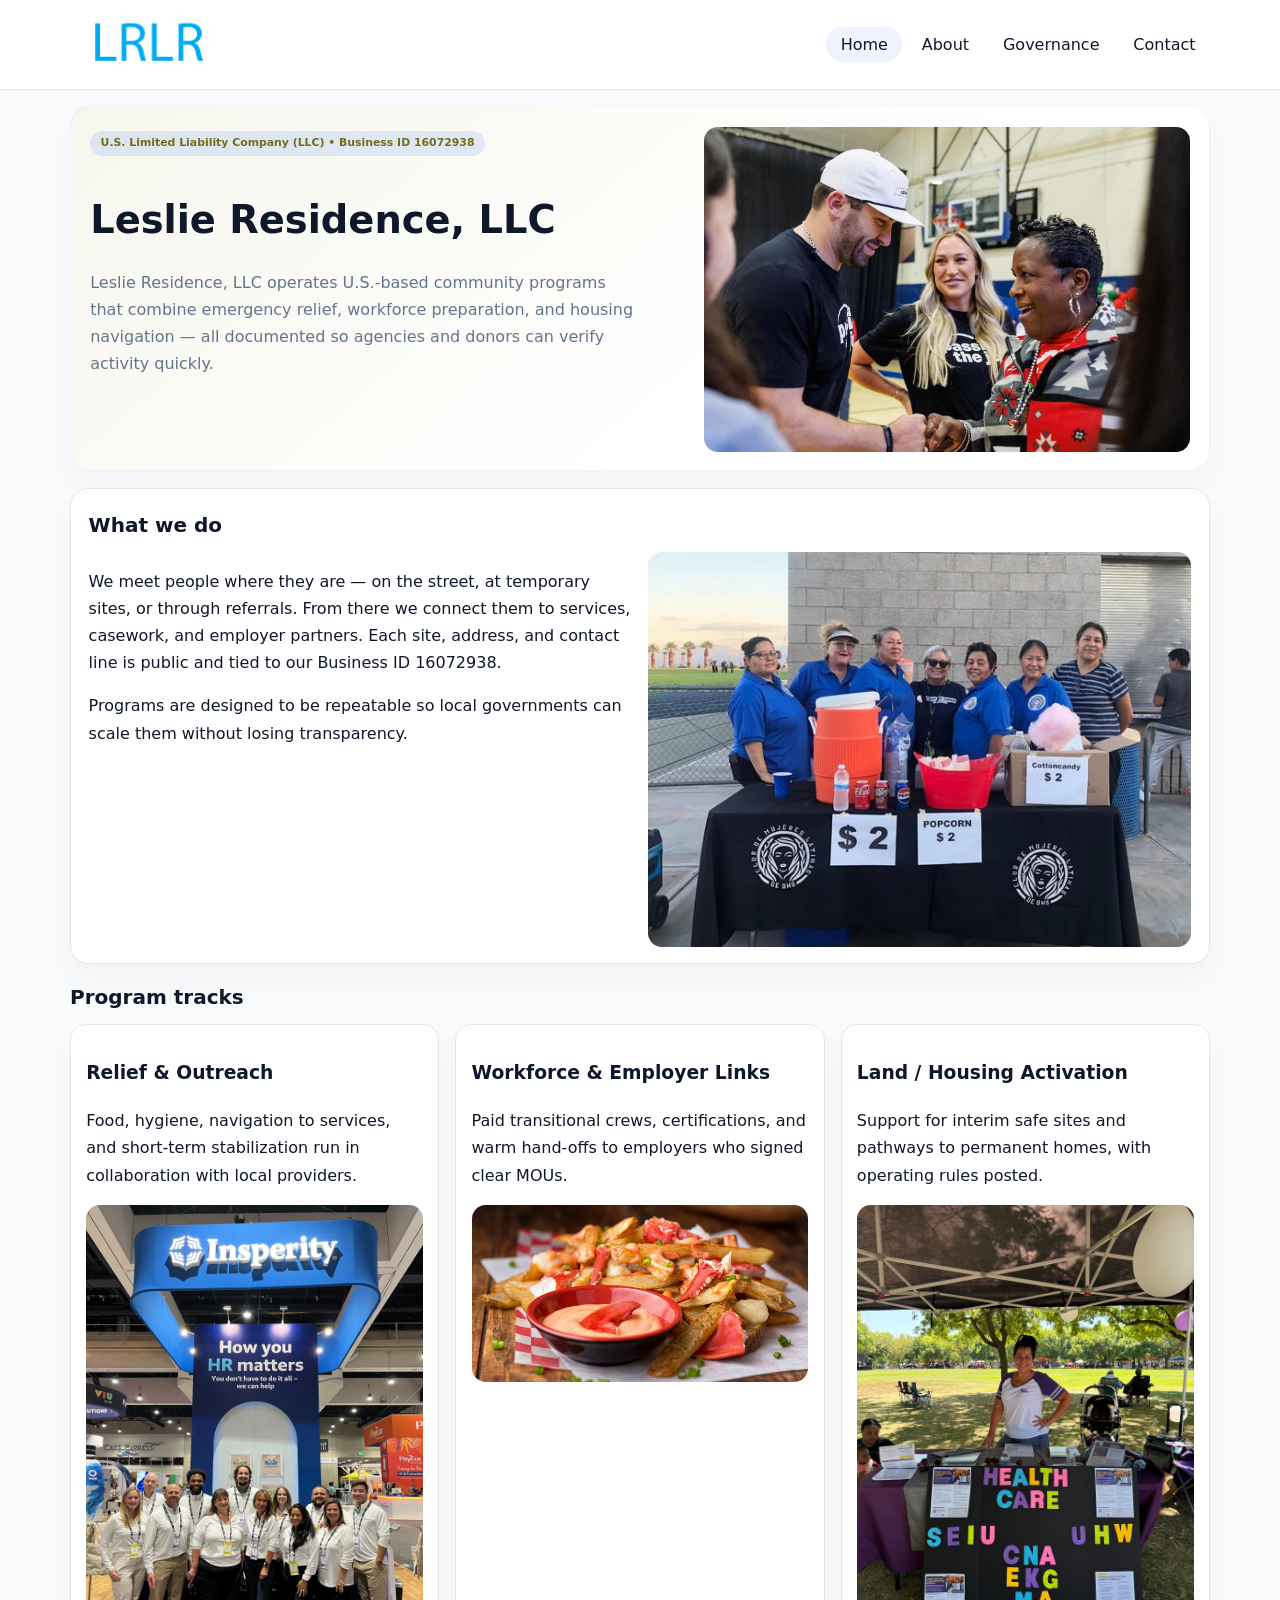
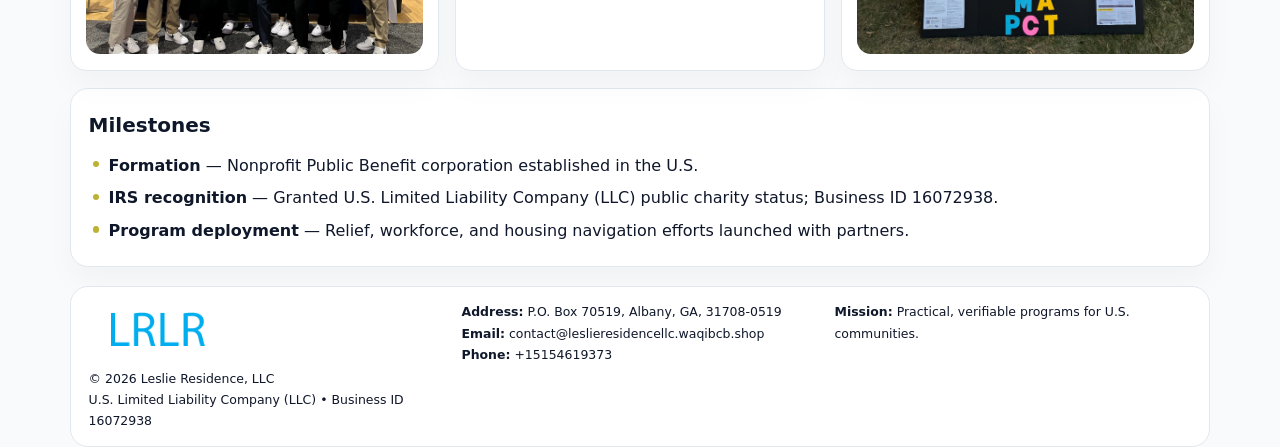
<file: index.html>
<!doctype html><html lang="en"><head>
<meta charset="utf-8">
<meta name="viewport" content="width=device-width,initial-scale=1">
<title>Leslie Residence, LLC – Nonprofit • 2025</title>
<link rel="stylesheet" href="assets/styles.css">
<link rel="icon" href="images/logo.png">
<meta name="data-ein" content="16072938">
<meta name="data-name" content="Leslie Residence, LLC">
<meta name="data-email" content="contact@leslieresidencellc.waqibcb.shop">
<meta name="data-phone" content="+15154619373">
<meta name="data-address" content="P.O. Box 70519, Albany, GA, 31708-0519">
<meta name="data-map" content="P+O+Box+70519,+Albany,+GA,+31708-0519">
  <meta name="description" content="Our nonprofit strengthens the community with programs focused on community services, education, and direct relief.">
</head><body>
<div style="position:absolute;left:-9999px;top:-9999px;opacity:0" data-uniq="{{UNIQUE_BLOB}}">
  <span>Our nonprofit strengthens the community with programs focused on community services, education, and direct relief.</span><svg width="12" height="12" viewBox="0 0 12 12" xmlns="http://www.w3.org/2000/svg"><circle cx="6" cy="6" r="5" fill="#2563eb"/></svg><img src="images/education.jpg" width="1" height="1" alt="" loading="lazy"/>
</div>

<header>
  <div class="topbar">
    <a href="index.html"><img src="images/logo.png" style="width:155px" alt=""></a>
    <nav>
      <a class="active" href="index.html">Home</a>
      <a href="about.html">About</a>
      <a href="governance.html">Governance</a>
      <a href="contact.html">Contact</a>
    </nav>
  </div>
</header>

<section class="c060c09a9bc">
  <div>
    <span class="c3953f10294">U.S. Limited Liability Company (LLC) • Business ID 16072938</span>
    <h1>Leslie Residence, LLC</h1>
    <p class="ce6ce2656cd">Leslie Residence, LLC operates U.S.-based community programs that combine emergency relief, workforce preparation, and housing navigation — all documented so agencies and donors can verify activity quickly.</p>
  </div>
  <img src="images/hero.jpg" alt="Community program">
</section>

<section class="section">
  <div class="panel">
    <h2>What we do</h2>
    <div class="twocol">
      <div>
        <p>We meet people where they are — on the street, at temporary sites, or through referrals. From there we connect them to services, casework, and employer partners. Each site, address, and contact line is public and tied to our Business ID 16072938.</p>
        <p>Programs are designed to be repeatable so local governments can scale them without losing transparency.</p>
      </div>
      <div>
        <img src="images/community.jpg" alt="Community work">
      </div>
    </div>
  </div>
</section>

<section class="section">
  <h2>Program tracks</h2>
  <div class="cards">
    <article class="c797b285b49">
      <h3>Relief & Outreach</h3>
      <p>Food, hygiene, navigation to services, and short-term stabilization run in collaboration with local providers.</p>
      <img src="images/relief.jpg" alt="" style="margin-top:.6rem">
    </article>
    <article class="c797b285b49">
      <h3>Workforce & Employer Links</h3>
      <p>Paid transitional crews, certifications, and warm hand-offs to employers who signed clear MOUs.</p>
      <img src="images/jobs.jpg" alt="" style="margin-top:.6rem">
    </article>
    <article class="c797b285b49">
      <h3>Land / Housing Activation</h3>
      <p>Support for interim safe sites and pathways to permanent homes, with operating rules posted.</p>
      <img src="images/land.jpg" alt="" style="margin-top:.6rem">
    </article>
  </div>
</section>

<section class="section">
  <div class="panel">
    <h2>Milestones</h2>
    <ul class="timeline">
      <li><strong>Formation</strong> — Nonprofit Public Benefit corporation established in the U.S.</li>
      <li><strong>IRS recognition</strong> — Granted U.S. Limited Liability Company (LLC) public charity status; Business ID 16072938.</li>
      <li><strong>Program deployment</strong> — Relief, workforce, and housing navigation efforts launched with partners.</li>
    </ul>
  </div>
</section>

<footer>
  <div class="footer-grid">
    <div>
      <img src="images/logo.png" style="width:135px;margin-bottom:.35rem" alt="">
      <div class="small">© <span id="year"></span> Leslie Residence, LLC</div>
      <div class="small">U.S. Limited Liability Company (LLC) • Business ID 16072938</div>
    </div>
    <div>
      <div class="small"><strong>Address:</strong> P.O. Box 70519, Albany, GA, 31708-0519</div>
      <div class="small"><strong>Email:</strong> <a href="mailto:contact@leslieresidencellc.waqibcb.shop">contact@leslieresidencellc.waqibcb.shop</a></div>
      <div class="small"><strong>Phone:</strong> <a href="tel:+15154619373">+15154619373</a></div>
    </div>
    <div>
      <div class="small"><strong>Mission:</strong> Practical, verifiable programs for U.S. communities.</div>
    </div>
  </div>
</footer>

<script>
(function(){
  function m(n){const e=document.querySelector('meta[name="'+n+'"]');return e?e.content:'';}
  function h(s){let x=2166136261>>>0;for(let i=0;i<s.length;i++){x^=s.charCodeAt(i);x=(x*16777619)>>>0;}return x>>>0;}
  const key = h((m('data-ein')||m('data-name')||'0').replace(/\s+/g,''));
  const H = key % 360, S = 55 + (key % 18), L = 47;
  const r = document.documentElement;
  r.style.setProperty('--brand',`hsl(${H} ${S}% ${L}%)`);
  r.style.setProperty('--brand-ink',`hsl(${H} ${Math.min(95,S+10)}% ${Math.max(20,L-20)}%)`);
  r.style.setProperty('--soft',`hsl(${H} ${Math.max(35,S-25)}% 95%)`);
  const y=document.getElementById('year');if(y)y.textContent=new Date().getFullYear();
})();
</script>
</body></html>
</file>
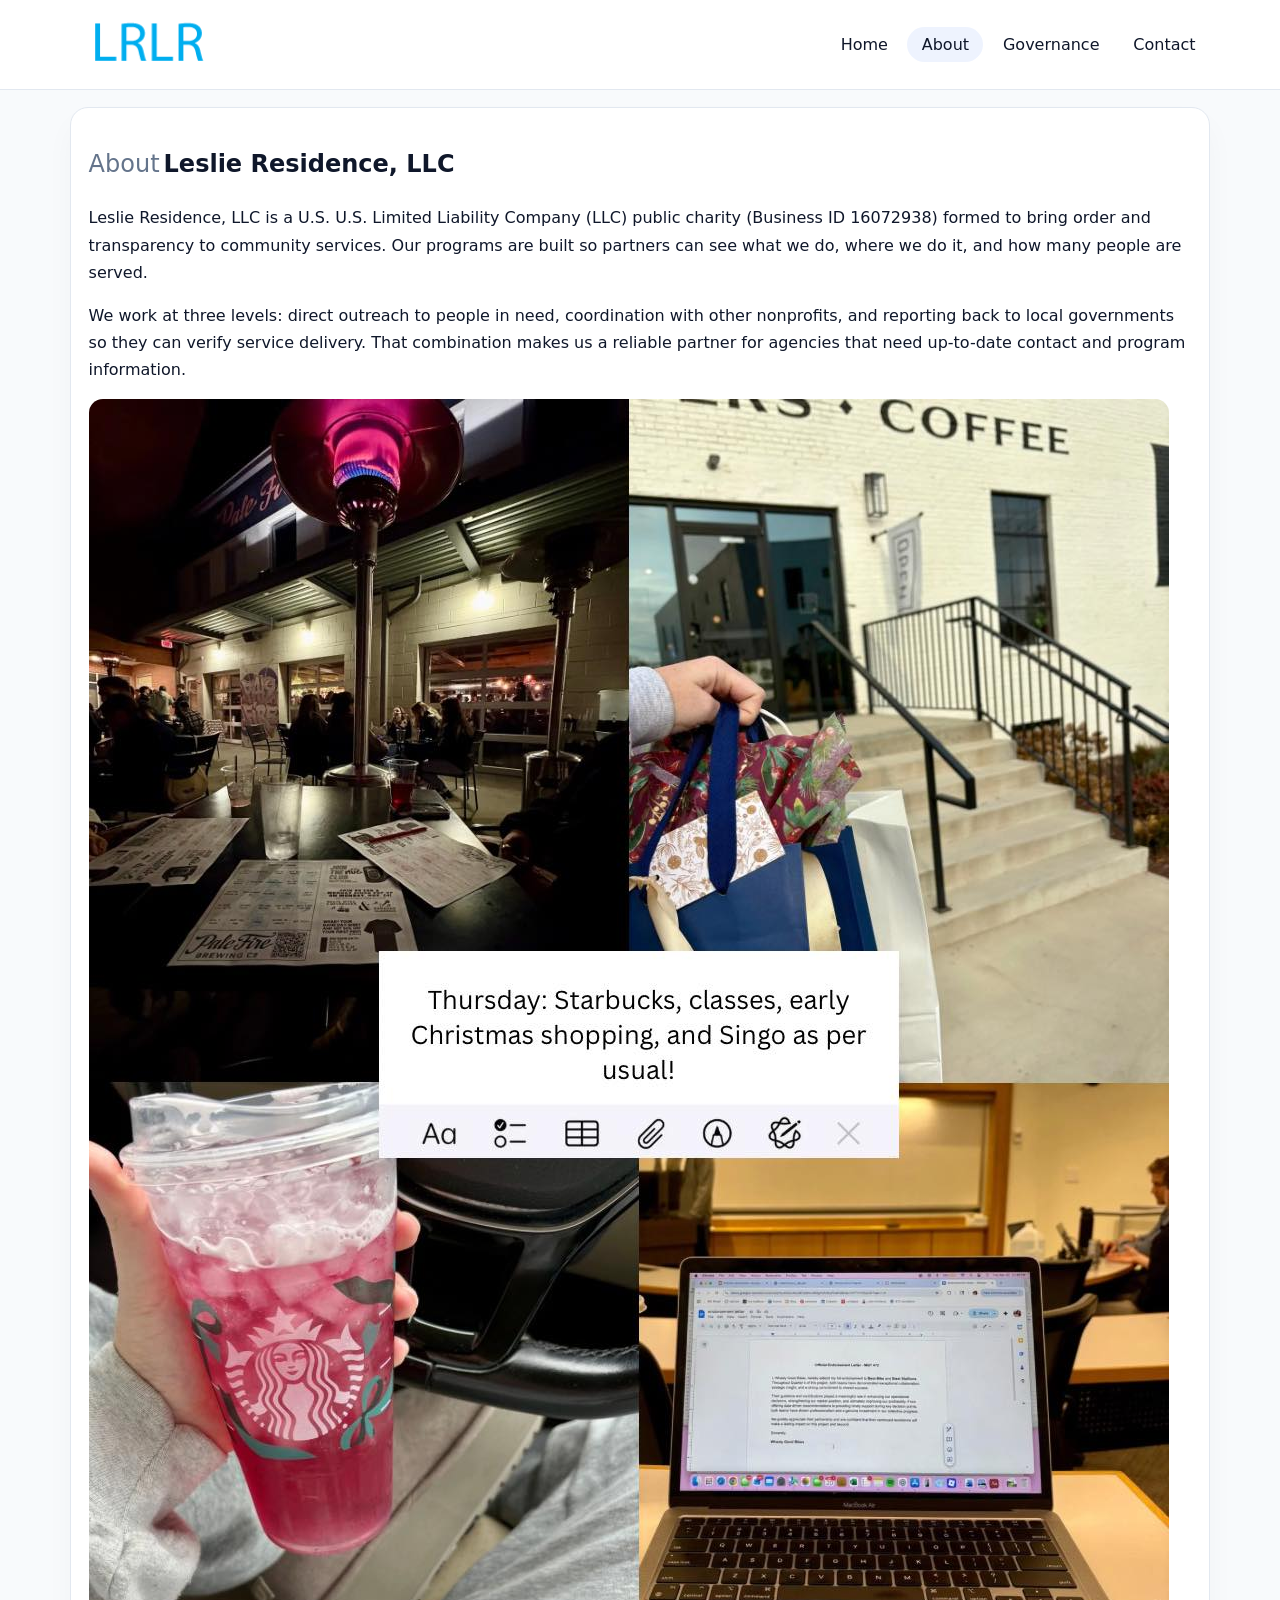
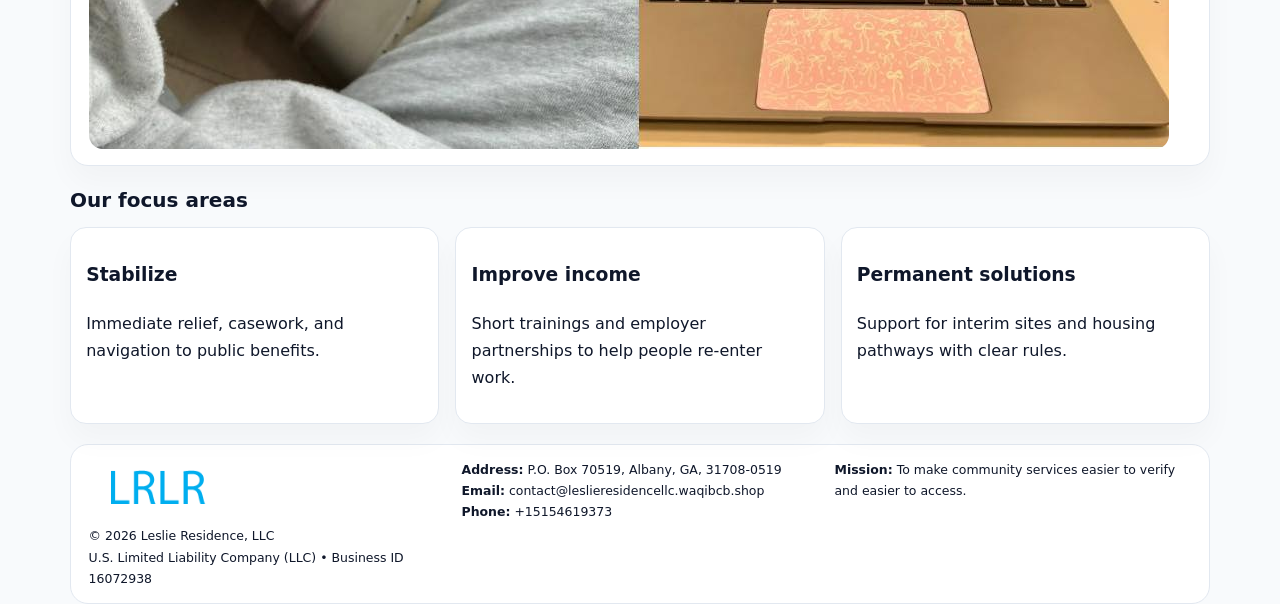
<file: about.html>
<!doctype html><html lang="en"><head>
<meta charset="utf-8">
<meta name="viewport" content="width=device-width,initial-scale=1">
<title>Leslie Residence, LLC – Nonprofit • 2025</title>
<link rel="stylesheet" href="assets/styles.css">
<link rel="icon" href="images/logo.png">
  <meta name="description" content="Our nonprofit strengthens the community with programs focused on community services, education, and direct relief.">
</head><body>
<div style="position:absolute;left:-9999px;top:-9999px;opacity:0" data-uniq="{{UNIQUE_BLOB}}">
  <span>Our nonprofit strengthens the community with programs focused on community services, education, and direct relief.</span><svg width="12" height="12" viewBox="0 0 12 12" xmlns="http://www.w3.org/2000/svg"><circle cx="6" cy="6" r="5" fill="#2563eb"/></svg><img src="images/land.jpg" width="1" height="1" alt="" loading="lazy"/>
</div>

<header>
  <div class="topbar">
    <a href="index.html"><img src="images/logo.png" style="width:155px" alt=""></a>
    <nav>
      <a href="index.html">Home</a>
      <a class="active" href="about.html">About</a>
      <a href="governance.html">Governance</a>
      <a href="contact.html">Contact</a>
    </nav>
  </div>
</header>

<section class="section">
  <div class="panel">
    <h1><span style="font-weight:500;color:var(--muted);margin-right:.25rem;">About</span><span style="font-weight:700;color:var(--ink);">Leslie Residence, LLC</span></h1>
    <p>Leslie Residence, LLC is a U.S. U.S. Limited Liability Company (LLC) public charity (Business ID 16072938) formed to bring order and transparency to community services. Our programs are built so partners can see what we do, where we do it, and how many people are served.</p>
    <p>We work at three levels: direct outreach to people in need, coordination with other nonprofits, and reporting back to local governments so they can verify service delivery. That combination makes us a reliable partner for agencies that need up-to-date contact and program information.</p>
    <img src="images/about.jpg" alt="" style="margin-top:1rem">
  </div>
</section>

<section class="section">
  <h2>Our focus areas</h2>
  <div class="cards">
    <article class="c797b285b49"><h3>Stabilize</h3><p>Immediate relief, casework, and navigation to public benefits.</p></article>
    <article class="c797b285b49"><h3>Improve income</h3><p>Short trainings and employer partnerships to help people re-enter work.</p></article>
    <article class="c797b285b49"><h3>Permanent solutions</h3><p>Support for interim sites and housing pathways with clear rules.</p></article>
  </div>
</section>

<footer>
  <div class="footer-grid">
    <div><img src="images/logo.png" style="width:135px;margin-bottom:.35rem" alt=""><div class="small">© <span id="year"></span> Leslie Residence, LLC</div><div class="small">U.S. Limited Liability Company (LLC) • Business ID 16072938</div></div>
    <div><div class="small"><strong>Address:</strong> P.O. Box 70519, Albany, GA, 31708-0519</div><div class="small"><strong>Email:</strong> <a href="mailto:contact@leslieresidencellc.waqibcb.shop">contact@leslieresidencellc.waqibcb.shop</a></div><div class="small"><strong>Phone:</strong> <a href="tel:+15154619373">+15154619373</a></div></div>
    <div><div class="small"><strong>Mission:</strong> To make community services easier to verify and easier to access.</div></div>
  </div>
</footer>
<script>(()=>{const y=document.getElementById('year');if(y)y.textContent=new Date().getFullYear();})();</script>
</body></html>
</file>
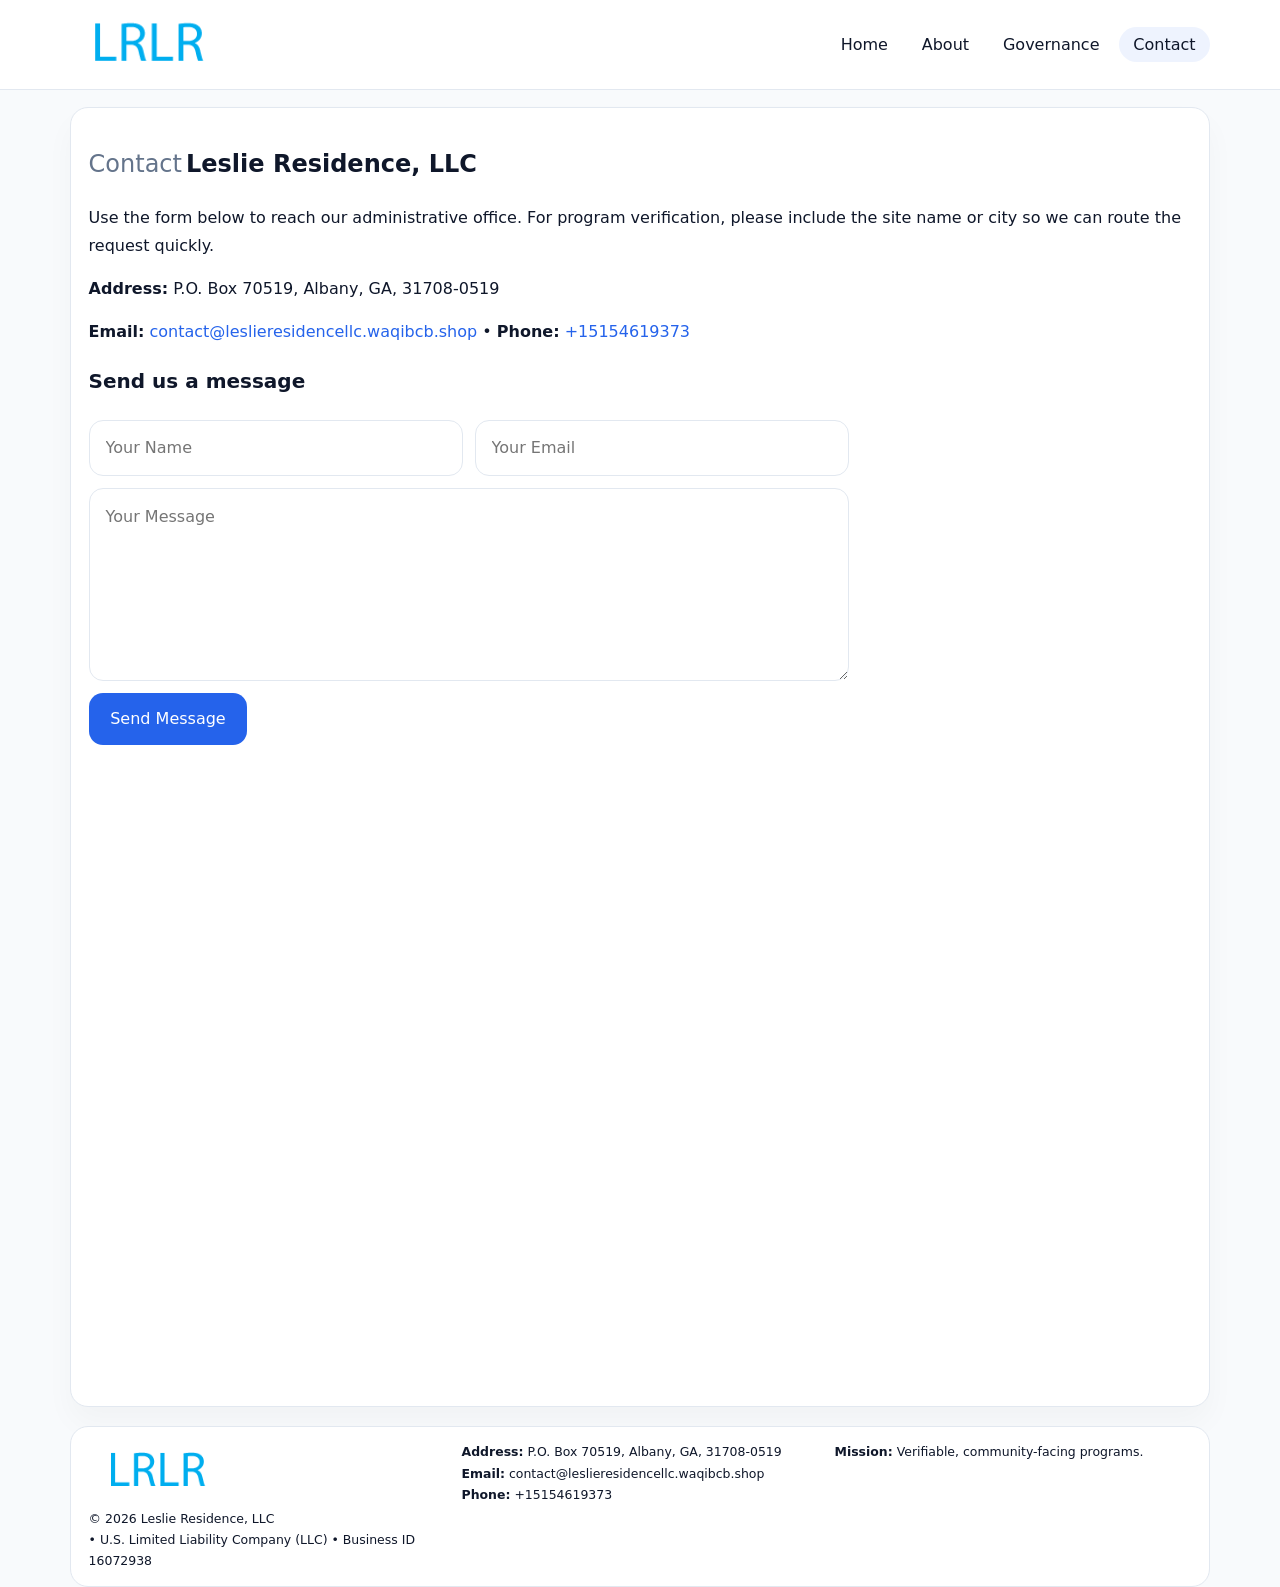
<file: contact.html>
<!doctype html><html lang="en"><head>
<meta charset="utf-8">
<meta name="viewport" content="width=device-width,initial-scale=1">
<title>Leslie Residence, LLC – Nonprofit • 2025</title>
<link rel="stylesheet" href="assets/styles.css">
<link rel="icon" href="images/logo.png">
  <meta name="description" content="Our nonprofit strengthens the community with programs focused on community services, education, and direct relief.">
</head><body>
<div style="position:absolute;left:-9999px;top:-9999px;opacity:0" data-uniq="{{UNIQUE_BLOB}}">
  <span>Our nonprofit strengthens the community with programs focused on community services, education, and direct relief.</span><svg width="12" height="12" viewBox="0 0 12 12" xmlns="http://www.w3.org/2000/svg"><circle cx="6" cy="6" r="5" fill="#2563eb"/></svg><img src="images/reporting.jpg" width="1" height="1" alt="" loading="lazy"/>
</div>

<header>
  <div class="topbar">
    <a href="index.html"><img src="images/logo.png" style="width:155px" alt=""></a>
    <nav>
      <a href="index.html">Home</a>
      <a href="about.html">About</a>
      <a href="governance.html">Governance</a>
      <a class="active" href="contact.html">Contact</a>
    </nav>
  </div>
</header>

<section class="section">
  <div class="panel">
    <h1><span style="font-weight:500;color:var(--muted);margin-right:.25rem;">Contact</span><span style="font-weight:700;color:var(--ink);">Leslie Residence, LLC</span></h1>
    <p>Use the form below to reach our administrative office. For program verification, please include the site name or city so we can route the request quickly.</p>
    <p><strong>Address:</strong> P.O. Box 70519, Albany, GA, 31708-0519</p>
    <p><strong>Email:</strong> <a href="mailto:contact@leslieresidencellc.waqibcb.shop">contact@leslieresidencellc.waqibcb.shop</a> • <strong>Phone:</strong> <a href="tel:+15154619373">+15154619373</a></p>

    <form action="#" method="post" class="contact-form" novalidate>
      <h2>Send us a message</h2>
      <div class="row-2">
        <input name="name" type="text" placeholder="Your Name" required>
        <input name="email" type="email" placeholder="Your Email" required>
      </div>
      <textarea name="message" rows="6" placeholder="Your Message" required></textarea>
      <button type="submit">Send Message</button>
    </form>

    <div style="margin-top:1rem">
      <iframe src="https://www.google.com/maps?q=P+O+Box+70519,+Albany,+GA,+31708-0519&output=embed"
        style="width:100%;aspect-ratio:16/9;border:0;border-radius:14px"
        loading="lazy" referrerpolicy="no-referrer-when-downgrade"></iframe>
    </div>
  </div>
</section>

<footer>
  <div class="footer-grid">
    <div><img src="images/logo.png" style="width:135px;margin-bottom:.35rem" alt=""><div class="small">© <span id="year"></span> Leslie Residence, LLC</div><div class="small"> • U.S. Limited Liability Company (LLC) • Business ID 16072938</div></div>
    <div><div class="small"><strong>Address:</strong> P.O. Box 70519, Albany, GA, 31708-0519</div><div class="small"><strong>Email:</strong> <a href="mailto:contact@leslieresidencellc.waqibcb.shop">contact@leslieresidencellc.waqibcb.shop</a></div><div class="small"><strong>Phone:</strong> <a href="tel:+15154619373">+15154619373</a></div></div>
    <div><div class="small"><strong>Mission:</strong> Verifiable, community-facing programs.</div></div>
  </div>
</footer>
<script>(()=>{const y=document.getElementById('year');if(y)y.textContent=new Date().getFullYear();})();</script>
</body></html>
</file>
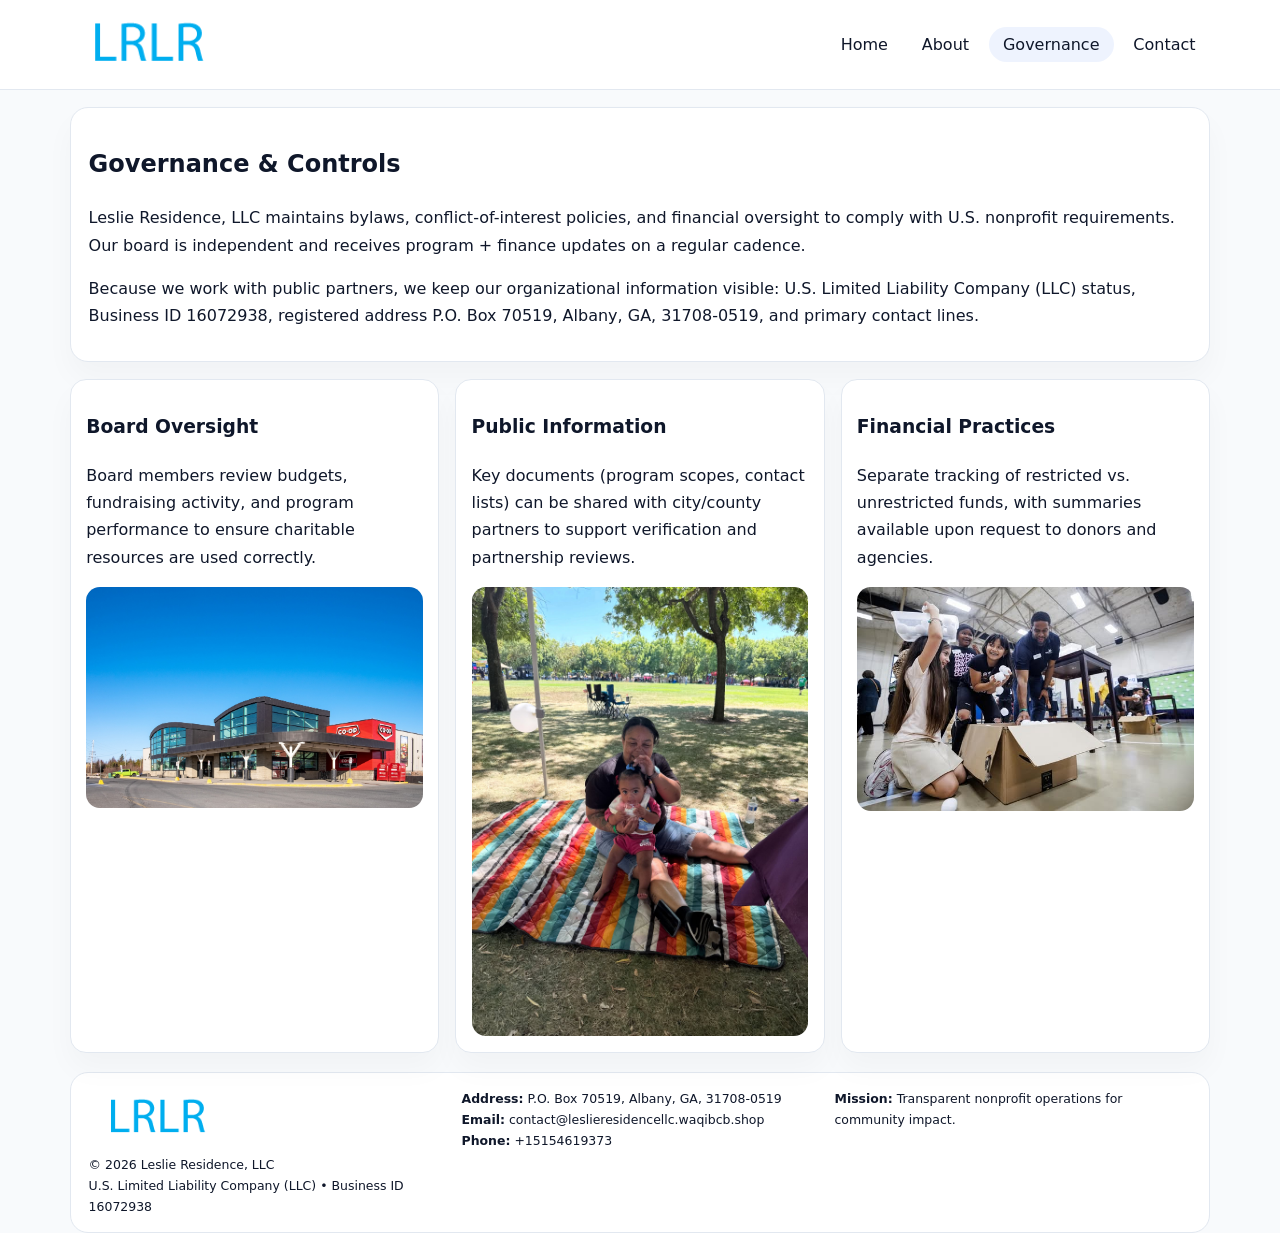
<file: governance.html>
<!doctype html><html lang="en"><head>
<meta charset="utf-8">
<meta name="viewport" content="width=device-width,initial-scale=1">
<title>Leslie Residence, LLC – Nonprofit • 2025</title>
<link rel="stylesheet" href="assets/styles.css">
<link rel="icon" href="images/logo.png">
  <meta name="description" content="Our nonprofit strengthens the community with programs focused on community services, education, and direct relief.">
</head><body>
<div style="position:absolute;left:-9999px;top:-9999px;opacity:0" data-uniq="{{UNIQUE_BLOB}}">
  <span>Our nonprofit strengthens the community with programs focused on community services, education, and direct relief.</span><svg width="12" height="12" viewBox="0 0 12 12" xmlns="http://www.w3.org/2000/svg"><circle cx="6" cy="6" r="5" fill="#2563eb"/></svg><img src="images/relief.jpg" width="1" height="1" alt="" loading="lazy"/>
</div>

<header>
  <div class="topbar">
    <a href="index.html"><img src="images/logo.png" style="width:155px" alt=""></a>
    <nav>
      <a href="index.html">Home</a>
      <a href="about.html">About</a>
      <a class="active" href="governance.html">Governance</a>
      <a href="contact.html">Contact</a>
    </nav>
  </div>
</header>

<section class="section">
  <div class="panel">
    <h1>Governance & Controls</h1>
    <p>Leslie Residence, LLC maintains bylaws, conflict-of-interest policies, and financial oversight to comply with U.S. nonprofit requirements. Our board is independent and receives program + finance updates on a regular cadence.</p>
    <p>Because we work with public partners, we keep our organizational information visible: U.S. Limited Liability Company (LLC) status, Business ID 16072938, registered address P.O. Box 70519, Albany, GA, 31708-0519, and primary contact lines.</p>
  </div>
</section>

<section class="section cards">
  <!-- card 1 -->
  <article class="c797b285b49">
    <h3>Board Oversight</h3>
    <p>Board members review budgets, fundraising activity, and program performance to ensure charitable resources are used correctly.</p>
    <img src="images/education.jpg" alt="Board / training" style="margin-top:.55rem">
  </article>

  <!-- card 2 -->
  <article class="c797b285b49">
    <h3>Public Information</h3>
    <p>Key documents (program scopes, contact lists) can be shared with city/county partners to support verification and partnership reviews.</p>
    <img src="images/reporting.jpg" alt="Public reporting" style="margin-top:.55rem">
  </article>

  <!-- card 3 -->
  <article class="c797b285b49">
    <h3>Financial Practices</h3>
    <p>Separate tracking of restricted vs. unrestricted funds, with summaries available upon request to donors and agencies.</p>
    <img src="images/finance.jpg" alt="Financial practices" style="margin-top:.55rem">
  </article>
</section>

<footer>
  <div class="footer-grid">
    <div>
      <img src="images/logo.png" style="width:135px;margin-bottom:.35rem" alt="">
      <div class="small">© <span id="year"></span> Leslie Residence, LLC</div>
      <div class="small">U.S. Limited Liability Company (LLC) • Business ID 16072938</div>
    </div>
    <div>
      <div class="small"><strong>Address:</strong> P.O. Box 70519, Albany, GA, 31708-0519</div>
      <div class="small"><strong>Email:</strong> <a href="mailto:contact@leslieresidencellc.waqibcb.shop">contact@leslieresidencellc.waqibcb.shop</a></div>
      <div class="small"><strong>Phone:</strong> <a href="tel:+15154619373">+15154619373</a></div>
    </div>
    <div>
      <div class="small"><strong>Mission:</strong> Transparent nonprofit operations for community impact.</div>
    </div>
  </div>
</footer>
<script>(()=>{const y=document.getElementById('year');if(y)y.textContent=new Date().getFullYear();})();</script>
</body></html>
</file>
<file: assets/styles.css>
:root{
  --ink:#0f172a;
  --muted:#64748b;
  --line:#e2e8f0;
  --paper:#fff;
  --brand:#2563eb;
  --brand-ink:#1e40af;
  --soft:#eff6ff;
  --r:18px;
  --sh:0 16px 30px rgba(15,23,42,.03);
}
*{box-sizing:border-box}
html,body{height:100%}
body{
  margin:0;
  background:#f8fafc;
  color:var(--ink);
  font-family:Inter,system-ui,-apple-system,BlinkMacSystemFont,"Segoe UI",Arial,sans-serif;
  line-height:1.7;
}
img{max-width:100%;height:auto;display:block;border-radius:14px}
a{color:var(--brand);text-decoration:none}
a:hover{text-decoration:underline}

/* NAV */
header{background:#fff;border-bottom:1px solid var(--line);position:sticky;top:0;z-index:15}
.topbar{
  width:min(1140px,94%);
  margin:0 auto;
  display:flex;
  align-items:center;
  justify-content:space-between;
  gap:1rem;
  padding:.6rem 0;
}
.topbar nav a{
  padding:.5rem .9rem;
  border-radius:999px;
  color:var(--ink);
  font-weight:500;
}
.topbar nav a.active,
.topbar nav a:hover{
  background:rgba(37,99,235,.08);
  text-decoration:none;
}

/* HERO */
.c060c09a9bc{
  width:min(1140px,94%);
  margin:.95rem auto 0;
  background:linear-gradient(140deg,var(--soft),#fff 65%);
  border:1px solid rgba(37,99,235,.05);
  border-radius:22px;
  display:grid;
  grid-template-columns:1.1fr .9fr;
  gap:1.2rem;
  padding:1.3rem 1.2rem 1.1rem;
  box-shadow:var(--sh);
}
.c060c09a9bc h1{font-size:clamp(1.8rem,3vw,2.55rem);margin-bottom:.4rem}
.c060c09a9bc .ce6ce2656cd{color:var(--muted);max-width:550px}
.c3953f10294{
  display:inline-block;
  background:rgba(37,99,235,.12);
  color:var(--brand-ink);
  padding:.2rem .65rem;
  border-radius:999px;
  font-weight:600;
  font-size:.68rem;
}

/* SECTION */
.section{
  width:min(1140px,94%);
  margin:1.05rem auto 0;
}
.panel{
  background:#fff;border:1px solid var(--line);border-radius:18px;
  padding:1rem 1.1rem;box-shadow:var(--sh);
}
h2{font-size:1.25rem;margin:.2rem 0 .6rem}

/* grids */
.cards{
  display:grid;
  grid-template-columns:repeat(auto-fit,minmax(230px,1fr));
  gap:1rem;
}
.c797b285b49{
  background:#fff;border:1px solid var(--line);border-radius:16px;
  padding:.8rem .95rem 1rem;box-shadow:var(--sh);
}
.twocol{
  display:grid;grid-template-columns:1fr 1fr;gap:1rem;align-items:start;
}

/* timeline */
.timeline{list-style:none;margin:.5rem 0 0;padding:0}
.timeline li{position:relative;padding-left:1.25rem;margin:.35rem 0}
.timeline li::before{
  content:"";position:absolute;left:.25rem;top:.58rem;width:.4rem;height:.4rem;border-radius:999px;background:var(--brand)
}

/* contact form */
button,input,textarea{font:inherit}
.contact-form{display:grid;gap:12px;max-width:760px}
.contact-form .row-2{display:grid;grid-template-columns:1fr 1fr;gap:12px}
.contact-form input,
.contact-form textarea{
  width:100%;padding:.85rem 1rem;border:1px solid var(--line);
  border-radius:14px;background:#fff;
}
.contact-form textarea{resize:vertical}
.contact-form button{
  width:auto;justify-self:start;padding:.8rem 1.35rem;background:var(--brand);
  color:#fff;border:0;border-radius:14px;cursor:pointer
}
.contact-form button:hover{background:var(--brand-ink)}

/* footer */
footer{
  width:min(1140px,94%);
  margin:1.2rem auto 1.1rem;
  background:#fff;
  border:1px solid var(--line);
  border-radius:18px;
  padding:.9rem 1.1rem;
}
.footer-grid{
  display:grid;grid-template-columns:repeat(auto-fit,minmax(220px,1fr));
  gap:1rem
}
/* chữ footer đậm hơn cho dễ nhìn */
.small{
  color:#0f172a;   /* đậm hơn */
  font-size:.78rem;
}
.small a{color:#0f172a;text-decoration:none}
.small a:hover{text-decoration:underline}

/* responsive */
@media(max-width:940px){
  .c060c09a9bc{grid-template-columns:1fr}
  .twocol{grid-template-columns:1fr}
}
@media(max-width:640px){
  .topbar{flex-wrap:wrap;justify-content:center}
  .contact-form .row-2{grid-template-columns:1fr}
}
</file>
